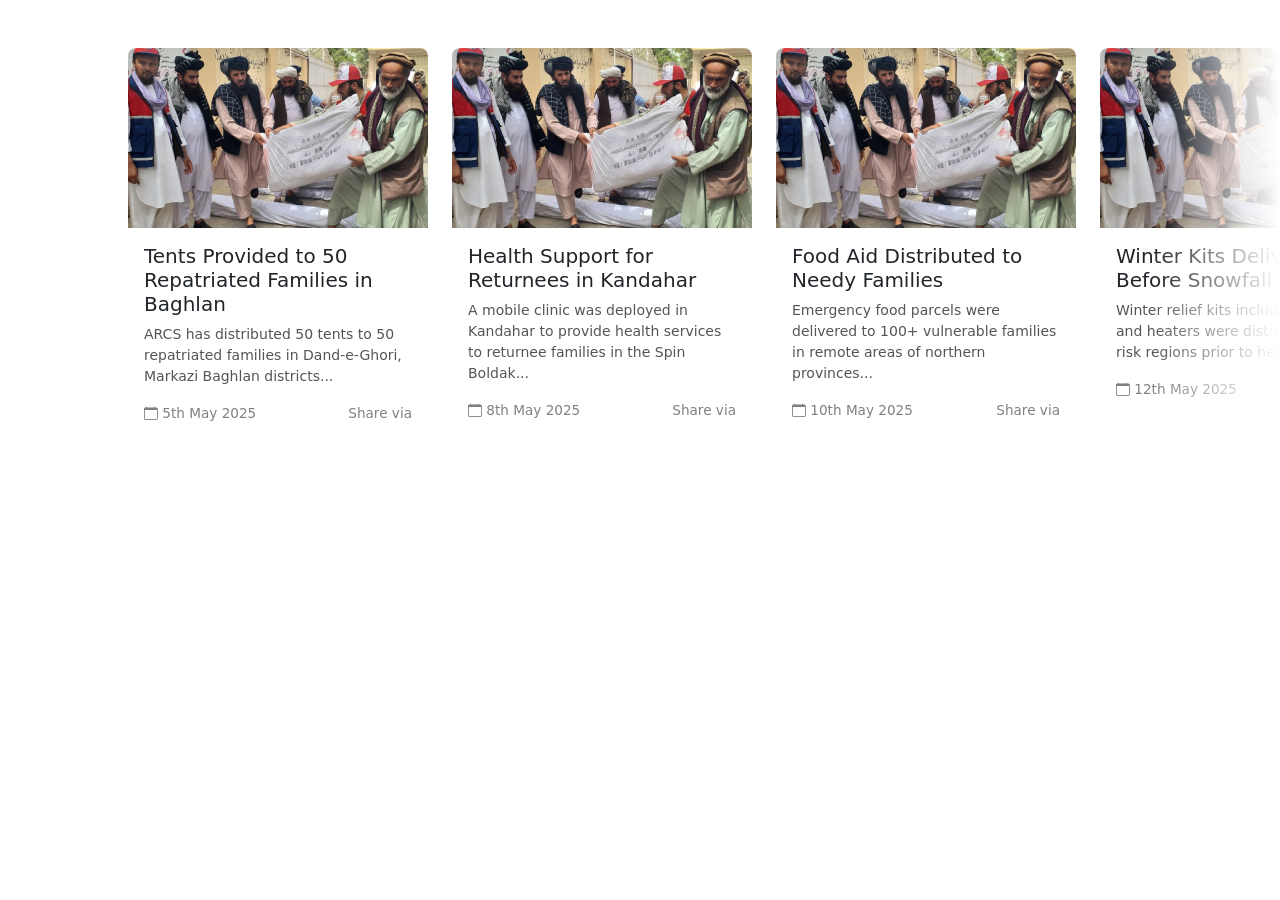
<file: kjkdj.html>
<!DOCTYPE html>
<html lang="en">
<head>
  <meta charset="UTF-8" />
  <meta name="viewport" content="width=device-width, initial-scale=1" />
  <title>News Cards with Gradient</title>
  
  <!-- Bootstrap CSS -->
  <link
    href="https://cdn.jsdelivr.net/npm/bootstrap@5.3.3/dist/css/bootstrap.min.css"
    rel="stylesheet"
  />

  <!-- Bootstrap Icons -->
  <link
    href="https://cdn.jsdelivr.net/npm/bootstrap-icons@1.10.5/font/bootstrap-icons.css"
    rel="stylesheet"
  />

  <style>
    body {
      background-color: transparent;
    }

    .card-container-wrapper {
      position: relative;
      overflow: hidden;
      padding: 3rem 0;
    }

    .card-container {
      display: flex;
      gap: 1.5rem;
      overflow-x: auto;
      scroll-snap-type: x mandatory;
      padding: 0 10vw;
      scroll-padding: 10vw;
    }

    .card-container::-webkit-scrollbar {
      display: none;
    }

    .card {
      flex: 0 0 auto;
      scroll-snap-align: start;
      width: 300px;
      border: none;
      border-radius: 8px;
    }

    .card-img-top {
      width: 100%;
      height: 180px;
      object-fit: cover;
      border-top-left-radius: 8px;
      border-top-right-radius: 8px;
    }

    .card-text {
      font-size: 14px;
      color: #555;
    }

    .small-text {
      font-size: 0.85rem;
      color: gray;
    }

    /* Gradient overlays */
    .card-container-wrapper::before,
    .card-container-wrapper::after {
      content: '';
      position: absolute;
      top: 0;
      width: 10vw;
      height: 100%;
      z-index: 1;
      pointer-events: none;
    }

    .card-container-wrapper::before {
      left: 0;
      background: linear-gradient(to right, white 0%, rgba(255, 255, 255, 0) 100%);
    }

    .card-container-wrapper::after {
      right: 0;
      background: linear-gradient(to left, white 0%, rgba(255, 255, 255, 0) 100%);
    }
  </style>
</head>
<body>

  <div class="container-fluid card-container-wrapper">
    <div class="card-container">
      
      <!-- Card 1 -->
      <div class="card">
        <img src="./images/Frame 60.png" class="card-img-top" alt="News Image">
        <div class="card-body">
          <h5 class="card-title">Tents Provided to 50 Repatriated Families in Baghlan</h5>
          <p class="card-text">
            ARCS has distributed 50 tents to 50 repatriated families in Dand-e-Ghori, Markazi Baghlan districts...
          </p>
          <div class="d-flex justify-content-between small-text mt-3">
            <span><i class="bi bi-calendar"></i> 5th May 2025</span>
            <a href="#" class="text-decoration-none small-text">Share via</a>
          </div>
        </div>
      </div>

      <!-- Duplicate the card content as needed -->

      <!-- Card 2 -->
      <div class="card">
        <img src="./images/Frame 60.png" class="card-img-top" alt="News Image">
        <div class="card-body">
          <h5 class="card-title">Health Support for Returnees in Kandahar</h5>
          <p class="card-text">
            A mobile clinic was deployed in Kandahar to provide health services to returnee families in the Spin Boldak...
          </p>
          <div class="d-flex justify-content-between small-text mt-3">
            <span><i class="bi bi-calendar"></i> 8th May 2025</span>
            <a href="#" class="text-decoration-none small-text">Share via</a>
          </div>
        </div>
      </div>

      <!-- Card 3 -->
      <div class="card">
        <img src="./images/Frame 60.png" class="card-img-top" alt="News Image">
        <div class="card-body">
          <h5 class="card-title">Food Aid Distributed to Needy Families</h5>
          <p class="card-text">
            Emergency food parcels were delivered to 100+ vulnerable families in remote areas of northern provinces...
          </p>
          <div class="d-flex justify-content-between small-text mt-3">
            <span><i class="bi bi-calendar"></i> 10th May 2025</span>
            <a href="#" class="text-decoration-none small-text">Share via</a>
          </div>
        </div>
      </div>

      <!-- Card 4 -->
      <div class="card">
        <img src="./images/Frame 60.png" class="card-img-top" alt="News Image">
        <div class="card-body">
          <h5 class="card-title">Winter Kits Delivered Before Snowfall</h5>
          <p class="card-text">
            Winter relief kits including blankets and heaters were distributed in high-risk regions prior to heavy snow...
          </p>
          <div class="d-flex justify-content-between small-text mt-3">
            <span><i class="bi bi-calendar"></i> 12th May 2025</span>
            <a href="#" class="text-decoration-none small-text">Share via</a>
          </div>
        </div>
      </div>

      <!-- Card 5 -->
      <div class="card">
        <img src="./images/Frame 60.png" class="card-img-top" alt="News Image">
        <div class="card-body">
          <h5 class="card-title">Emergency Medical Kits Sent to Nuristan</h5>
          <p class="card-text">
            In response to the recent landslide, emergency medical kits and tents were flown to affected villages...
          </p>
          <div class="d-flex justify-content-between small-text mt-3">
            <span><i class="bi bi-calendar"></i> 15th May 2025</span>
            <a href="#" class="text-decoration-none small-text">Share via</a>
          </div>
        </div>
      </div>

      <!-- Card 6 -->
      <div class="card">
        <img src="./images/Frame 60.png" class="card-img-top" alt="News Image">
        <div class="card-body">
          <h5 class="card-title">Tents Provided to 50 Repatriated Families in Baghlan</h5>
          <p class="card-text">
            ARCS has distributed 50 tents to 50 repatriated families in Dand-e-Ghori, Markazi Baghlan districts...
          </p>
          <div class="d-flex justify-content-between small-text mt-3">
            <span><i class="bi bi-calendar"></i> 5th May 2025</span>
            <a href="#" class="text-decoration-none small-text">Share via</a>
          </div>
        </div>
      </div>

    </div>
  </div>

</body>
</html>
</file>
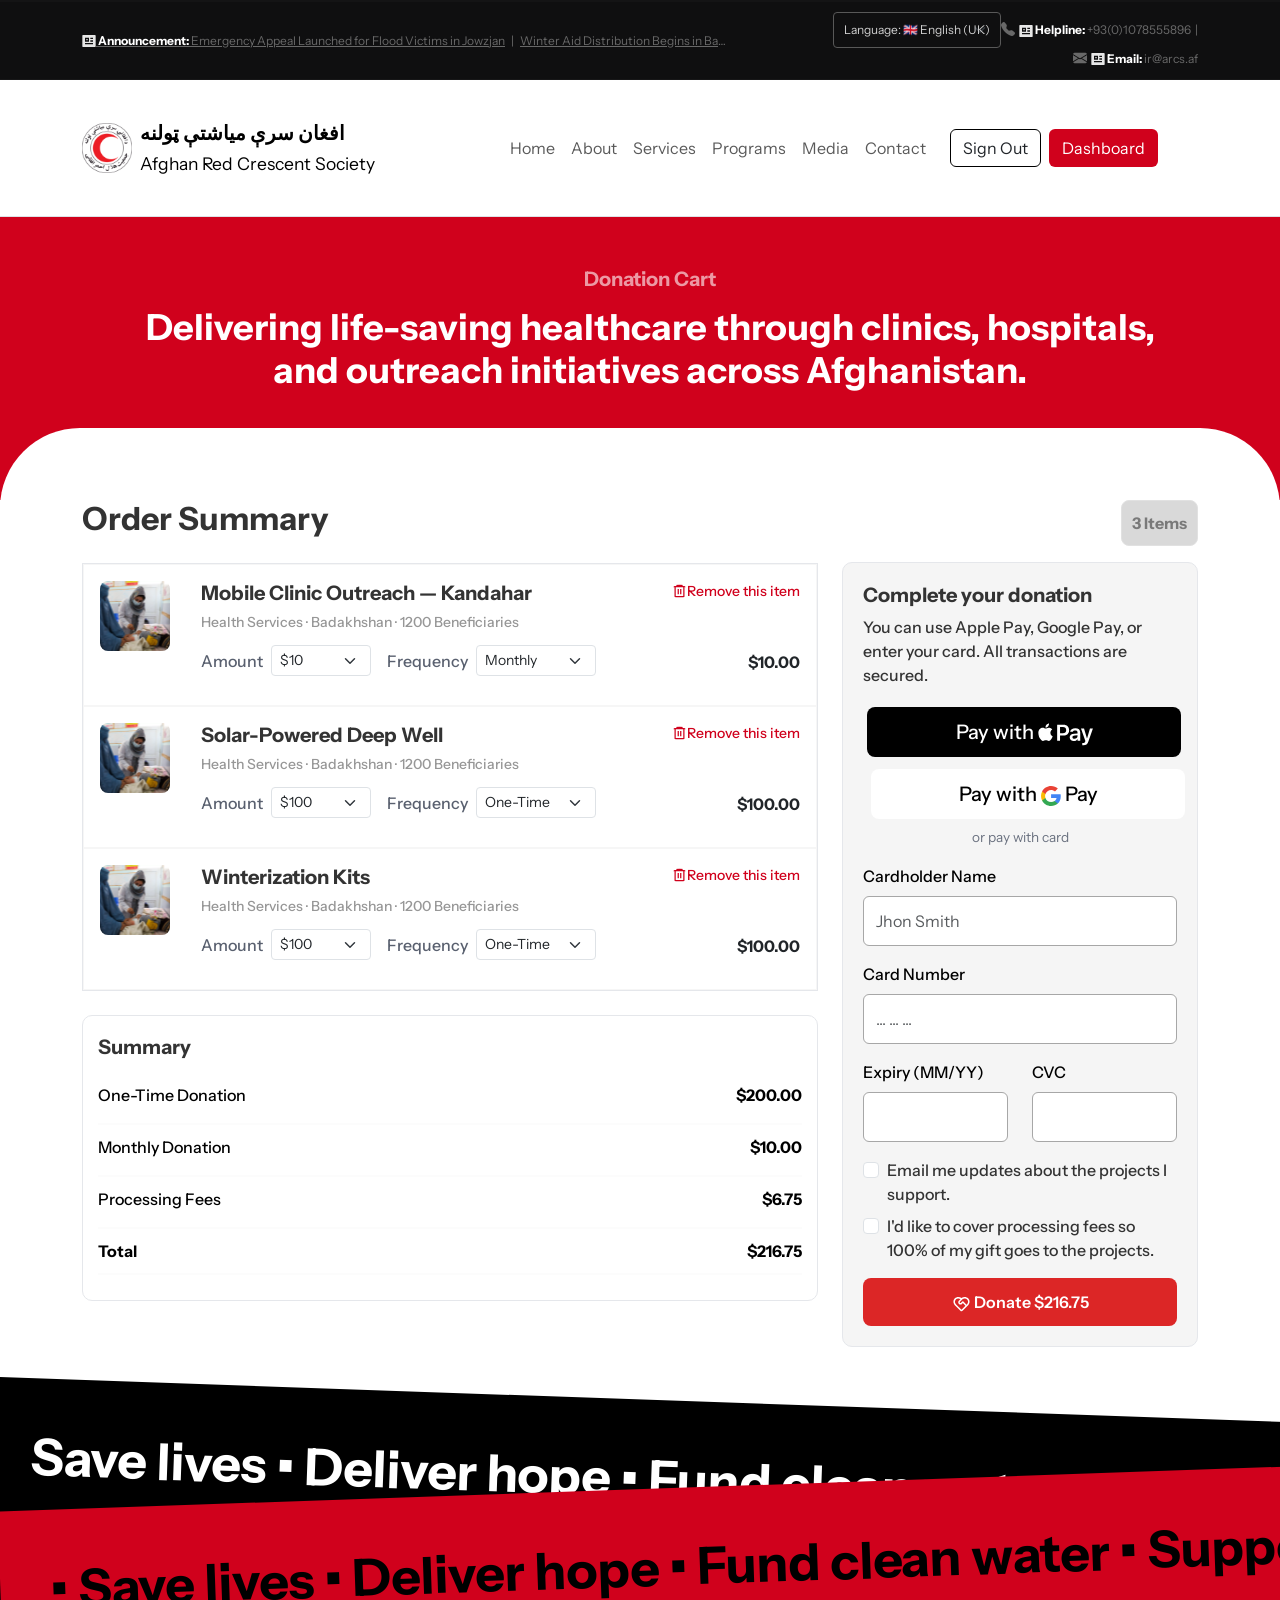
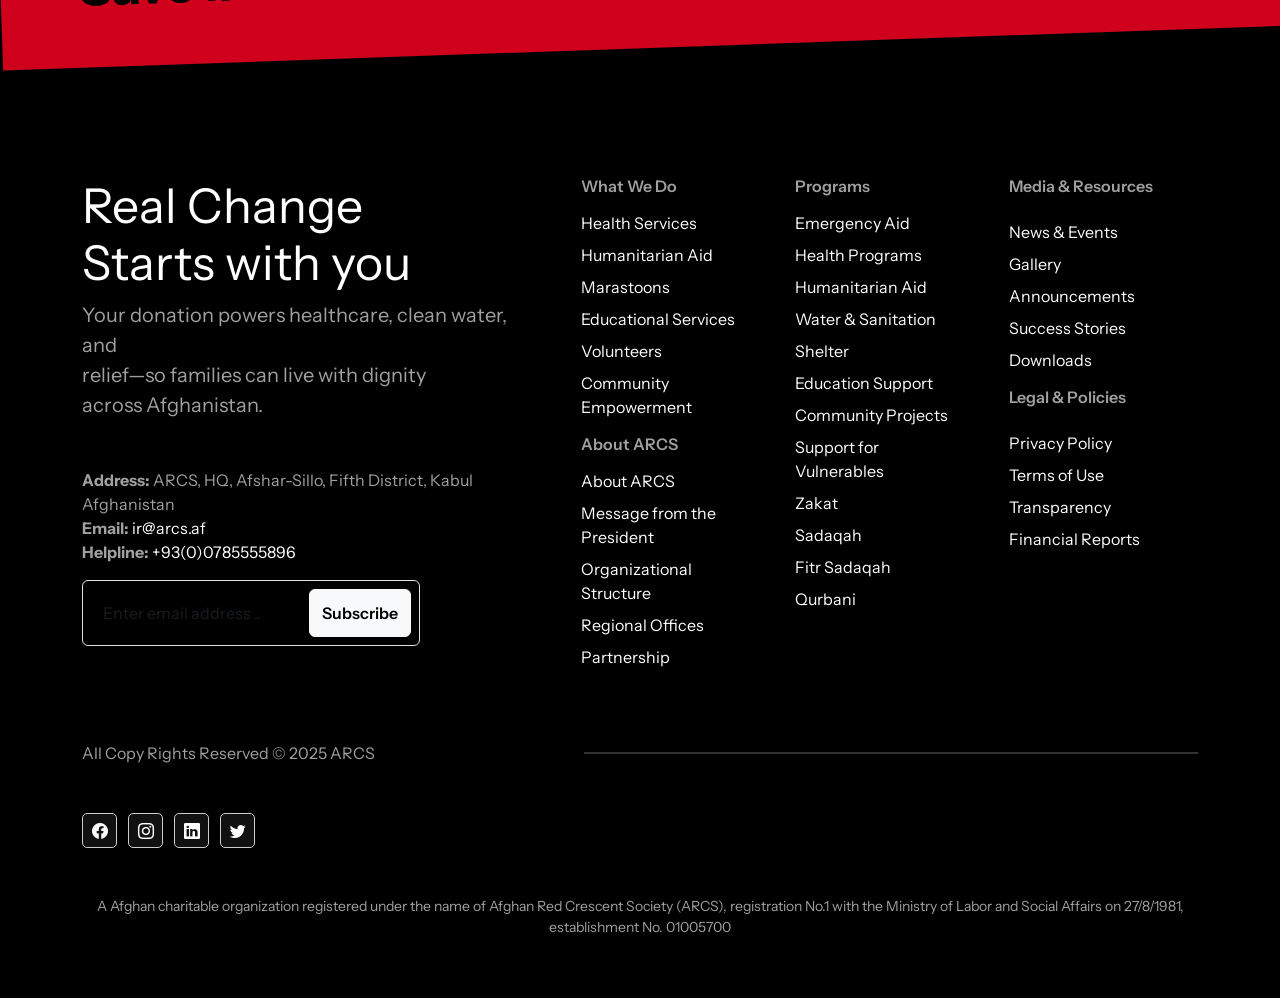
<file: arcs home/checkout.html>
<!DOCTYPE html>
<html lang="en">

<head>
  <meta charset="UTF-8">
  <meta name="viewport" content="width=device-width, initial-scale=1.0">
  <title>checkout page</title>
  <link rel="stylesheet" href="./styles/checkout.css">
  <link href="https://cdn.jsdelivr.net/npm/bootstrap@5.3.2/dist/css/bootstrap.min.css" rel="stylesheet">
  <link rel="preconnect" href="https://fonts.googleapis.com">
  <link rel="preconnect" href="https://fonts.gstatic.com" crossorigin>
  <link href="https://cdn.jsdelivr.net/npm/bootstrap-icons@1.11.0/font/bootstrap-icons.css" rel="stylesheet" />
  <link
    href="https://fonts.googleapis.com/css2?family=Instrument+Sans:ital,wght@0,400..700;1,400..700&family=Lato:ital,wght@0,300;0,400;0,700;0,900;1,100;1,300;1,400;1,700;1,900&family=Montserrat:ital,wght@0,100..900;1,100..900&family=Open+Sans:ital,wght@0,300..800;1,300..800&family=Roboto+Slab:wght@100..900&family=Roboto:wght@100&display=swap"
    rel="stylesheet">

</head>

<body>

  <!-- Topbar -->
  <div class="topbar container-fluid">
    <div class="container">
      <div class="row align-items-center gx-1">
        <!-- LEFT: announcement / links -->
        <div class="col-12 col-md-7 d-flex align-items-center">
          <!-- <span class="announcement-icon" aria-hidden="true"></span> -->

          <div class="announcement-links text-truncate" style="white-space:nowrap; overflow:hidden;">
            <!-- Announcement text + links (separated visually via CSS) -->
            <a href="#" class="me-1"><strong class="text-white" style="text-decoration: none;"><img
                  src="./assets/Vector.svg" alt=""> Announcement:</strong> Emergency Appeal Launched for Flood Victims
              in Jowzjan</a>
            |
            <a href="#" class="ms-1">Winter Aid Distribution Begins in Bamyan</a>
          </div>
        </div>

        <!-- RIGHT: language / helpline / email -->
        <div class="col-12 col-md-5">
          <div class="d-flex align-items-center justify-content-md-end right-items flex-wrap">
            <!-- Language pill -->
            <div class="lang-pill me-0">
              <select id="language" class="form-select form-select-sm lang-select">
                <option selected>Language: 🇬🇧 English (UK)</option>
                <option>🇺🇸 English (US)</option>
                <option>🇫🇷 Français</option>
              </select>
            </div>

            <!-- Helpline -->
            <div class="d-flex align-items-center me-1">
              <i class="bi bi-telephone-fill" aria-hidden="true" style="font-size:14px"></i>
              <a href="tel:+9301078555896" class="ms-1" style="text-decoration: none;"><strong class="text-white"><img
                    src="./assets/Vector.svg" alt=""> Helpline:</strong> +93(0)1078555896</a>
            </div>

            |

            <!-- Email -->
            <div class="d-flex align-items-center me-0">
              <i class="bi bi-envelope-fill" aria-hidden="true" style="font-size:14px"></i>
              <a href="mailto:ir@arcs.af" class="ms-1" style="text-decoration: none;"><strong class="text-white"><img
                    src="./assets/Vector.svg" alt=""> Email:</strong> ir@arcs.af</a>
            </div>
          </div>
        </div>
      </div>
    </div>
  </div>



  <nav class="navbar navbar-expand-lg bg-white border-bottom">
    <div class="container">
      <!-- Logo + Text -->
      <a class="navbar-brand d-flex align-items-center" href="#">
        <img src="./assets/image 11.svg" alt="Logo" class="me-2">
        <div>
          <div class="fw-bold">افغان سرې میاشتې ټولنه</div>
          <small>Afghan Red Crescent Society</small>
        </div>
      </a>

      <!-- Mobile toggle -->
      <button class="navbar-toggler" type="button" data-bs-toggle="collapse" data-bs-target="#navbarNav">
        <span class="navbar-toggler-icon"></span>
      </button>

      <!-- Links -->
      <div class="collapse navbar-collapse justify-content-end" id="navbarNav">
        <ul class="navbar-nav me-3">
          <li class="nav-item"><a class="nav-link" href="#">Home</a></li>
          <li class="nav-item"><a class="nav-link" href="#">About</a></li>
          <li class="nav-item"><a class="nav-link" href="#">Services</a></li>
          <li class="nav-item"><a class="nav-link" href="#">Programs</a></li>
          <li class="nav-item"><a class="nav-link" href="#">Media</a></li>
          <li class="nav-item"><a class="nav-link" href="#">Contact</a></li>
        </ul>
        <div class="d-flex flex-wrap gap-2 mt-3 mt-lg-0">
          <button class="btn btn-signout">Sign Out</button>
          <button class="btn btn-dashboard">Dashboard</button>
        </div>
      </div>
    </div>
  </nav>

  <!-- Hero Section -->
  <section class="hero-section">
    <h2>Donation Cart</h2>
    <h1>
      Delivering life-saving healthcare through clinics, hospitals,<br class="d-none d-md-block">
      and outreach initiatives across Afghanistan.
    </h1>
  </section>


  <div class="container-fluid order-section">
    <div class="container my-5">
      <div class="row g-4 pt-5">

        <!-- Left Column -->
        <div class="col-lg-8">
          <h4 class="mb-4">Order Summary</h4>

          <!-- Order Item -->
          <div class="all-orders">
            <div class="card-custom p-3 d-flex flex-md-row flex-column align-items-start order-item">
              <img src="./assets/image 164.svg" alt="">
              <div class="ms-md-3 mt-3 mt-md-0 flex-grow-1">
                <h6 class="mb-1">Mobile Clinic Outreach — Kandahar</h6>
                <small>Health Services · Badakhshan · 1200 Beneficiaries</small>
                <div class="d-flex align-items-center gap-2">


                  <p class="mt-3">Amount</p>

                  <div class="d-flex gap-2 align-items-center">

                    <select class="form-select form-select-sm me-2" style="width: 100px;" type>
                      <option>$10</option>
                      <option>$20</option>
                      <option>$50</option>
                    </select>
                    <label class="" for="">Frequency</label>
                    <select class="form-select form-select-sm" style="width: 120px;">
                      <option>Monthly</option>
                      <option>One-Time</option>
                    </select>
                  </div>
                </div>
              </div>
              <div class="text-end mt-3 mt-md-0">
                <div class="remove-text mb-5 d-flex align-items-center"><img src="./assets/trash6.svg" alt=""> Remove
                  this item</div>
                <div class="fw-bold">$10.00</div>
              </div>
            </div>

            <!-- Item 2 -->
            <div class="card-custom p-3 d-flex flex-md-row flex-column align-items-start order-item">
              <img src="./assets/image 164.svg" alt="">
              <div class="ms-md-3 mt-3 mt-md-0 flex-grow-1">
                <h6 class="mb-1">Solar-Powered Deep Well</h6>
                <small>Health Services · Badakhshan · 1200 Beneficiaries</small>
                <div class="d-flex align-items-center gap-2">
                  <p class="mt-3">Amount</p>
                  <div class="d-flex gap-2 align-items-center">

                    <select class="form-select form-select-sm me-2" style="width: 100px;">
                      <option>$100</option>
                      <option>$200</option>
                      <option>$500</option>
                    </select>
                    <label class="" for="">Frequency</label>
                    <select class="form-select form-select-sm" style="width: 120px;">
                      <option>One-Time</option>
                      <option>Monthly</option>
                    </select>
                  </div>
                </div>
              </div>
              <div class="text-end mt-3 mt-md-0">
                <div class="remove-text mb-5 d-flex align-items-center"><img src="./assets/trash6.svg" alt=""> Remove
                  this item</div>
                <div class="fw-bold">$100.00</div>
              </div>
            </div>

            <!-- Item 3 -->
            <div class="card-custom p-3 d-flex flex-md-row flex-column align-items-start order-item">
              <img src="./assets/image 164.svg" alt="">
              <div class="ms-md-3 mt-3 mt-md-0 flex-grow-1">
                <h6 class="mb-1">Winterization Kits</h6>
                <small>Health Services · Badakhshan · 1200 Beneficiaries</small>
                <div class="d-flex align-items-center gap-2">
                  <p class="mt-3">Amount</p>

                  <div class="d-flex gap-2 align-items-center">
                    <select class="form-select form-select-sm me-2" style="width: 100px;">
                      <option>$100</option>
                      <option>$200</option>
                      <option>$500</option>
                    </select>
                    <label class="" for="">Frequency</label>
                    <select class="form-select form-select-sm" style="width: 120px;">
                      <option>One-Time</option>
                      <option>Monthly</option>
                    </select>
                  </div>
                </div>
              </div>
              <div class="text-end mt-3 mt-md-0">
                <div class="remove-text mb-5 d-flex align-items-center"><img src="./assets/trash6.svg" alt=""> Remove
                  this item</div>
                <div class="fw-bold">$100.00</div>
              </div>
            </div>
          </div>

          <!-- Summary -->
          <div class="summary-box mt-4">
            <h6 class="mb-4 pt-1">Summary</h6>
            <div class="d-flex justify-content-between mb-3">
              <span class="summary-desc">One-Time Donation</span>
              <span class="summary-price">$200.00</span>
            </div>
            <hr />
            <div class="d-flex justify-content-between mb-3">
              <span class="summary-desc">Monthly Donation</span>
              <span class="summary-price">$10.00</span>
            </div>
            <hr />
            <div class="d-flex justify-content-between mb-3">
              <span class="summary-desc">Processing Fees</span>
              <span class="summary-price">$6.75</span>
            </div>
            <hr />
            <div class="d-flex justify-content-between total-box mt-2">
              <span class="summary-price">Total</span>
              <span class="summary-price ">$216.75</span>
            </div>
            <hr />
          </div>
        </div>

        <!-- Right Column -->
        <div class="col-lg-4 position-relative">

          <!-- Items Count Button -->
          <div class="text-end mb-3">
            <button class="three-item">
              3 Items
            </button>
          </div>

          <div class="payment-box">
            <h6 class="fw-bold mb-2">Complete your donation</h6>
            <p class="payment-text">You can use Apple Pay, Google Pay, or enter your card. All transactions are secured.
            </p>

            <button class="pay-btn btn-apple m-1">Pay with <img src="./assets/Pay.svg" alt=""></button>
            <button class="pay-btn btn-google m-2">Pay with <img src="./assets/G Mark 1.svg" alt=""> Pay</button>

            <p class="text-center text-muted-small">or pay with card</p>

            <div class="mb-3">
              <label class="form-label mb-2" for="cardholder">Cardholder Name</label>

              <input type="text" class="form-control" placeholder="Jhon Smith" id="cardholder">
            </div>
            <div class="mb-3">
              <label class="form-label mb-2" for="cardholder">Card Number</label>

              <input type="text" class="form-control" placeholder="... ... ..." id="cardholder">
            </div>
            <div class="row">
              <div class="col-6 mb-3">
                <label class="form-label mb-2" for="cardholder">Expiry (MM/YY)</label>

                <input type="text" class="form-control" placeholder="" id="cardholder">
              </div>
              <div class="col-6 mb-3">
                <label class="form-label mb-2" for="cardholder">CVC</label>

                <input type="text" class="form-control" placeholder="" id="cardholder">
              </div>
            </div>

            <div class="form-check mb-2">
              <input class="form-check-input" type="checkbox" id="updates">
              <label class="form-check-label" for="updates">
                Email me updates about the projects I support.
              </label>
            </div>
            <div class="form-check mb-3">
              <input class="form-check-input" type="checkbox" id="coverfees">
              <label class="form-check-label" for="coverfees">
                I'd like to cover processing fees so 100% of my gift goes to the projects.
              </label>
            </div>

            <button class="donate-btn"><img src="./assets/partner.svg" alt=""> Donate $216.75</button>
          </div>
        </div>

      </div>
    </div>
  </div>

  <footer>
    <div class="black">
      <p class="fw-bolder">
        Save lives • Deliver hope • Fund clean water • Support
      </p>
    </div>
    <div class="red">
      <p class="fw-bolder">
        • Save lives • Deliver hope • Fund clean water • Support
      </p>
    </div>
    <div class="container">
      <div class="row gap-4 mb-5">
        <!-- Left Text -->
        <div class="col-lg-5 mb-4 h-100">
          <h3 class="fw-normal fs-48">
            Real Change <br />
            Starts with you
          </h3>
          <p class="fs-5 mb-1" style="color: #a0a0a0">
            Your donation powers healthcare, clean water, and <br />
            relief—so families can live with dignity<br />
            across Afghanistan.
          </p>
          <div class="mt-5">
            <p style="color: #a0a0a0">
              <strong>Address:</strong> ARCS, HQ, Afshar-Sillo, Fifth
              District, Kabul Afghanistan
            </p>
            <p><strong style="color: #a0a0a0">Email:</strong> ir@arcs.af</p>
            <p>
              <strong style="color: #a0a0a0">Helpline:</strong>
              +93(0)0785555896
            </p>
          </div>
          <form class="d-flex mt-3 border p-2 rounded w-75">
            <input type="email" class="form-control border-0 bg-transparent text-light subscribe-input f-in"
              placeholder="Enter email address .." />
            <button class="btn btn-light ms-2 fw-semibold">Subscribe</button>
          </form>
        </div>

        <!-- Links -->
        <div class="col-lg-2 col-md-6">
          <div class="mb-8">
            <h5>What We Do</h5>
            <ul class="list-unstyled">
              <li class="mt-2"><a href="#">Health Services</a></li>
              <li class="mt-2"><a href="#">Humanitarian Aid</a></li>
              <li class="mt-2"><a href="#">Marastoons</a></li>
              <li class="mt-2"><a href="#">Educational Services</a></li>
              <li class="mt-2"><a href="#">Volunteers</a></li>
              <li class="mt-2"><a href="#">Community Empowerment</a></li>
            </ul>
          </div>

          <div class="mb-4">
            <h5>About ARCS</h5>
            <ul class="list-unstyled">
              <li class="mt-2"><a href="#">About ARCS</a></li>
              <li class="mt-2"><a href="#">Message from the President</a></li>
              <li class="mt-2"><a href="#">Organizational Structure</a></li>
              <li class="mt-2"><a href="#">Regional Offices</a></li>
              <li class="mt-2"><a href="#">Partnership</a></li>
            </ul>
          </div>
        </div>

        <div class="col-lg-2 col-md-6 mb-4">
          <h5>Programs</h5>
          <ul class="list-unstyled">
            <li class="mt-2"><a href="#">Emergency Aid</a></li>
            <li class="mt-2"><a href="#">Health Programs</a></li>
            <li class="mt-2"><a href="#">Humanitarian Aid</a></li>
            <li class="mt-2"><a href="#">Water & Sanitation</a></li>
            <li class="mt-2"><a href="#">Shelter</a></li>
            <li class="mt-2"><a href="#">Education Support</a></li>
            <li class="mt-2"><a href="#">Community Projects</a></li>
            <li class="mt-2"><a href="#">Support for Vulnerables</a></li>
            <li class="mt-2"><a href="#">Zakat</a></li>
            <li class="mt-2"><a href="#">Sadaqah</a></li>
            <li class="mt-2"><a href="#">Fitr Sadaqah</a></li>
            <li class="mt-2"><a href="#">Qurbani</a></li>
          </ul>
        </div>

        <div class="col-lg-2 col-md-6">
          <h5 class="mb-4">Media & Resources</h5>
          <ul class="list-unstyled mb-8">
            <li class="mt-2"><a href="#">News & Events</a></li>
            <li class="mt-2"><a href="#">Gallery</a></li>
            <li class="mt-2"><a href="#">Announcements</a></li>
            <li class="mt-2"><a href="#">Success Stories</a></li>
            <li class="mt-2"><a href="#">Downloads</a></li>
          </ul>
          <h5 class="mb-4">Legal & Policies</h5>
          <ul class="list-unstyled">
            <li class="mt-2"><a href="#">Privacy Policy</a></li>
            <li class="mt-2"><a href="#">Terms of Use</a></li>
            <li class="mt-2"><a href="#">Transparency</a></li>
            <li class="mt-2"><a href="#">Financial Reports</a></li>
          </ul>
        </div>
      </div>

      <!-- Bottom -->
      <div class="footer-bottom d-flex justify-content-between align-items-center flex-wrap mt-">
        <div class="d-flex w-100 align-items-center justify-content-between flex-wrap gap-5">
          <p class="mb-0" style="color: #a0a0a0">
            All Copy Rights Reserved © 2025 ARCS
          </p>
          <div class="footer-bottom-line"></div>
          <div class="social-icons">
            <a href="#"><i class="bi bi-facebook"></i></a>
            <a href="#"><i class="bi bi-instagram"></i></a>
            <a href="#"><i class="bi bi-linkedin"></i></a>
            <a href="#"><i class="bi bi-twitter"></i></a>
          </div>
        </div>
      </div>
      <p style="color: #a0a0a0" class="mt-5 small text-center">
        A Afghan charitable organization registered under the name of Afghan
        Red Crescent Society (ARCS), registration No.1 with the Ministry of
        Labor and Social Affairs on 27/8/1981, establishment No. 01005700
      </p>
    </div>
  </footer>

</body>
<script src="https://cdn.jsdelivr.net/npm/bootstrap@5.3.2/dist/js/bootstrap.bundle.min.js"></script>

</html>
</file>
<file: arcs home/styles/checkout.css>
@import url("https://fonts.googleapis.com/css2?family=Instrument+Sans:ital,wght@0,400..700;1,400..700&family=Inter:ital,opsz,wght@0,14..32,100..900;1,14..32,100..900&family=Lato:ital,wght@0,300;0,400;0,700;0,900;1,100;1,300;1,400;1,700;1,900&family=Montserrat:ital,wght@0,100..900;1,100..900&family=Open+Sans:ital,wght@0,300..800;1,300..800&family=Roboto+Slab:wght@100..900&family=Roboto:wght@100&display=swap");

* {
  padding: 0;
  margin: 0;
  box-sizing: border-box;
}

body {
  font-family: "Instrument Sans", sans-serif !important;
  overflow-x: hidden;
}

.top-bar {
  background: #000;
  color: #fff;
  font-size: 12px;
}

.top-bar a {
  color: rgb(165, 159, 159);
  text-decoration: none;
}

.important {
  font-weight: 600;
  font-family: "Instrument Sans", sans-serif;
}

.language {
  border: 1px solid rgb(165, 159, 159);
  border-radius: 3px;
  padding: 7px;
  cursor: pointer;
  color: rgb(216, 210, 210);
}

.topbar {
  background: #0f0f10;
  color: #686868;
  font-size: 12px;
  border-top: 2px solid rgba(255, 255, 255, 0.02);
  border-bottom: 1px solid rgba(255, 255, 255, 0.03);
  padding: 10px 0;
  width: 100%;
  /* font-weight: 500; */
}

.topbar a {
  color: #686868;
  /* font-weight: 500; */
}

.topbar a:hover {
  text-decoration: underline;
}

.lang-select {
  background-color: transparent !important;
  color: #d0d0d0 !important;
  border: 1px solid #585858 !important;
  padding: 8px 10px !important;
  font-size: 12px !important;
}

/* responsive behavior */
/* @media (max-width: 575.98px) {
      .topbar { font-size: 12px; padding: 6px 0; }
      .right-items { justify-content: flex-start; margin-top: 6px; }
    } */

/* Custom Styles */
.navbar-brand img {
  height: 50px;
}

.hero-section {
  background-color: #d0011c;
  color: white;
  text-align: center;
  padding: 50px 0 100px 20px;
  /* margin-bottom: 10px; */
}

.hero-section h2 {
  font-size: 20px;
  font-weight: 700;
  color: #ffffff99;
  margin-bottom: 15px;
}

.hero-section h1 {
  font-size: 36px;
  font-weight: 700;
  color: #ffffff;
}

.btn-signout {
  border: 1px solid black !important;
  border-radius: 6px !important;
  /* padding: 14px !important; */
}

.btn-signout:hover {
  background-color: black !important;
  color: white !important;
}

.btn-dashboard {
  background-color: #d0011c !important;
  color: white !important;
  border-radius: 6px !important;
  /* padding: 14px !important; */
}

.btn-dashboard:hover {
  background-color: #a50d24 !important;
  color: white;
}

/* Responsive font adjustments */
@media (max-width: 768px) {
  .hero-section h1 {
    font-size: 1.3rem;
  }
}

.order-section {
  border-top-left-radius: 80px;
  border-top-right-radius: 80px;
  margin-top: -120px !important;
  background-color: white;
}

.order-section h4 {
  font-size: 32px;
  font-weight: 700;
  color: #333333;
}

.order-box,
.payment-box {
  border: 1px solid #e5e7eb;
  border-radius: 10px;
  padding: 20px;
  background: #fff;
}

.payment-box {
  background-color: #f5f5f5;
}

.payment-box h6 {
  font-weight: 700;
  font-size: 20px;
  color: #333333;
}

.payment-text {
  font-weight: 500;
  font-size: 16px;
  color: #333333;
}

.order-item {
  display: flex;
  align-items: center;
  border: 1px solid #f6f6f6;
  padding: 12px;
  /* border-radius: 10px; */
  /* margin-bottom: 12px; */
}

.all-orders {
  border: 1px solid #e5e7eb;
}

.order-item img {
  width: 70px;
  height: 70px;
  border-radius: 8px;
  margin-right: 15px;
  object-fit: cover;
}

.order-item small {
  font-size: 14px;
  color: #979797 !important;
  font-weight: 500;
}

.order-item h6 {
  font-size: 20px;
  font-weight: 700;
  color: #333333;
}

.order-item p {
  color: #59606f;
  font-weight: 500;
  font-size: 16px;
}

.order-item label {
  color: #59606f;
  font-weight: 500;
  font-size: 16px;
}

.three-item {
  padding: 10px;
  border-radius: 8px;
  color: #797979;
  background-color: #d9d9d9;
  font-size: 16px;
  font-weight: 700;
  border: 1px solid #e1e1e1;
}

.remove-text {
  color: #d0011c;
  font-size: 14px;
  font-weight: 500;
  cursor: pointer;
  text-decoration: none;
}

.remove-text img {
  width: 15px;
  height: 15px;
  margin: 0;
}

.item-options {
  min-width: 160px;
  text-align: right;
}

.summary-box {
  border: 1px solid #e5e7eb;
  border-radius: 10px;
  padding: 15px;
  margin-top: 15px;
  /* font-size: 0.9rem; */
}

.summary-box hr {
  margin: 10px 0;
  border: 1px solid #f2f2f2;
}

.summary-box h6 {
  font-size: 20px;
  font-weight: 700;
  color: #333333;
}

.summary-desc {
  font-size: 16px;
  font-weight: 500;
  color: #000000;
}

.summary-price {
  font-size: 16px;
  font-weight: 700;
  color: #000000;
}

.pay-btn {
  width: 100%;
  padding: 10px;
  border: none;
  /* margin-bottom: 10px; */
}

.btn-apple {
  border-radius: 8px;
  background: #000;
  color: #fff;
  font-size: 20px;
  font-weight: 500;
}

.btn-google {
  border-radius: 8px;
  background: #ffffff;
  color: #000;
  font-size: 20px;
  font-weight: 500;
}

.donate-btn {
  background: #dc2626;
  color: #fff;
  font-weight: 600;
  width: 100%;
  padding: 12px;
  border-radius: 8px;
  border: none;
  font-size: 1rem;
}

.text-muted-small {
  font-size: 0.85rem;
  color: #6b7280;
}

.form-label {
  color: #000000;
  font-weight: 500;
  font-size: 16px;
}

.form-control {
  padding-top: 12px !important;
  padding-bottom: 12px !important;
  border: 1px solid #a7a7a7 !important;
}

.form-check-label {
  font-size: 16px;
  font-weight: 500;
  color: #333333;
}

footer {
  background-color: #000;
  color: #fff;
  position: relative;
  padding: 290px 0 60px;
  margin-top: 140px;
}
.navbar-collapse {
  z-index: 1;
  background-color: white;
  padding: 40px;
  border-radius: 20px;
}
footer h5 {
  font-size: 16px;
  font-weight: 600;
  margin-bottom: 15px;
  color: #a0a0a0;
}
footer p,
footer a {
  color: #fff;
  font-size: 16px;
  text-decoration: none;
  margin-bottom: 0 !important;
}
footer a:hover {
  color: #fff;
}
.subscribe-input {
  border-radius: 0;
  border: 1px solid #ccc;
}
.social-icons a {
  display: inline-block;
  width: 35px;
  height: 35px;
  background: #111;
  border: 1px solid #ccc;
  margin-right: 8px;
  text-align: center;
  line-height: 35px;
  border-radius: 5px;
  color: #fff;
}
.footer-bottom-line {
  width: 55%;
  height: 2px;
  background-color: #333;
}

.footer-bottom {
  font-size: 13px;
  color: #aaa;
}
.f-in::placeholder {
  color: #8f8f8f;
}
.w-1769 {
  max-width: 1769px !important;
}
.fs-48 {
  font-size: 48px;
}
.black {
  width: 110%;
  position: absolute;
  background-color: black;
  height: 9.9375rem;
  display: flex;
  top: -86px;
  left: -20px;
  align-items: center;
  justify-content: flex-start;
  padding-left: 50px;
  transform: rotate(2deg);
  transform-origin: center;
}

.black p {
  font-size: 4vw;
  color: white;
}
.red {
  width: 110%;
  background-color: #d0011c;
  height: 9.9375rem;
  display: flex;
  align-items: center;
  justify-content: flex-start;
  padding-left: 50px;
  position: absolute;
  top: 0;
  z-index: 1;
  transform: rotate(-2deg);
  transform-origin: center;
}

.red p {
  font-size: 4vw;
  color: black;
}
</file>
